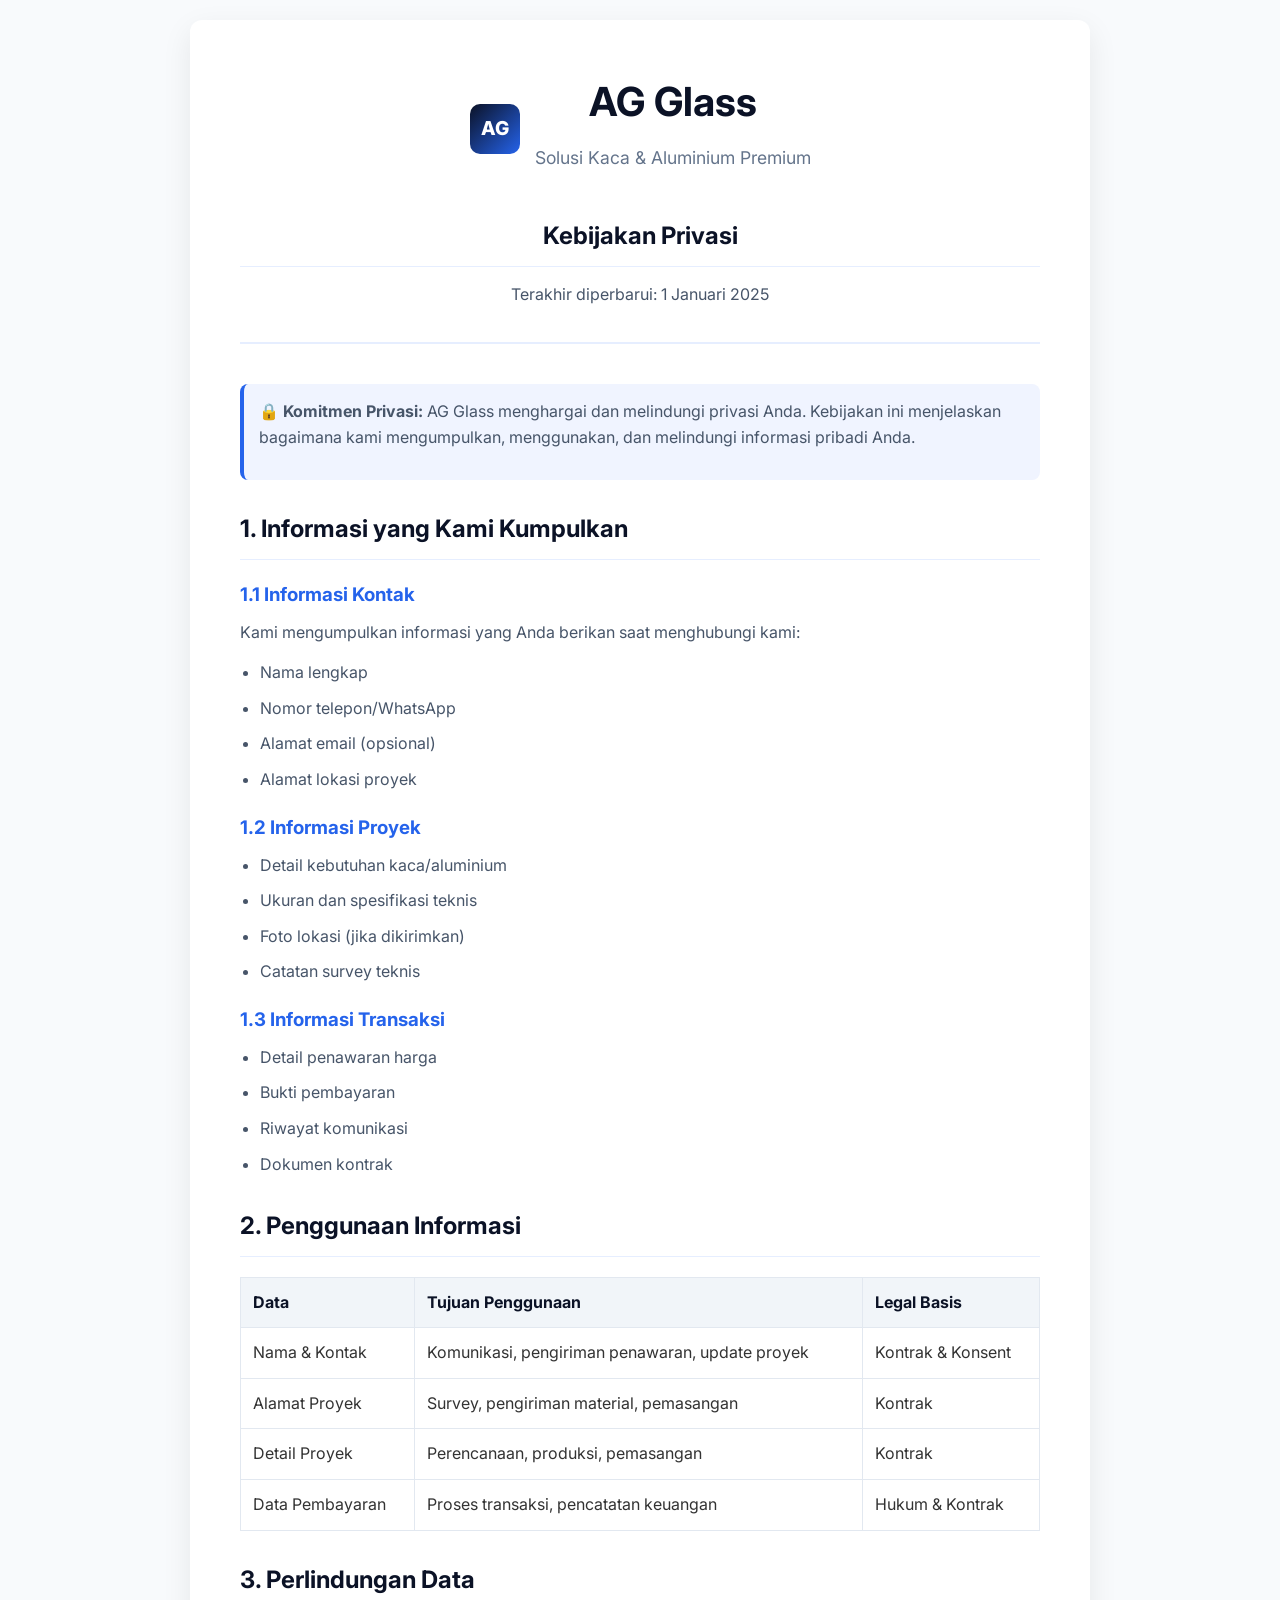
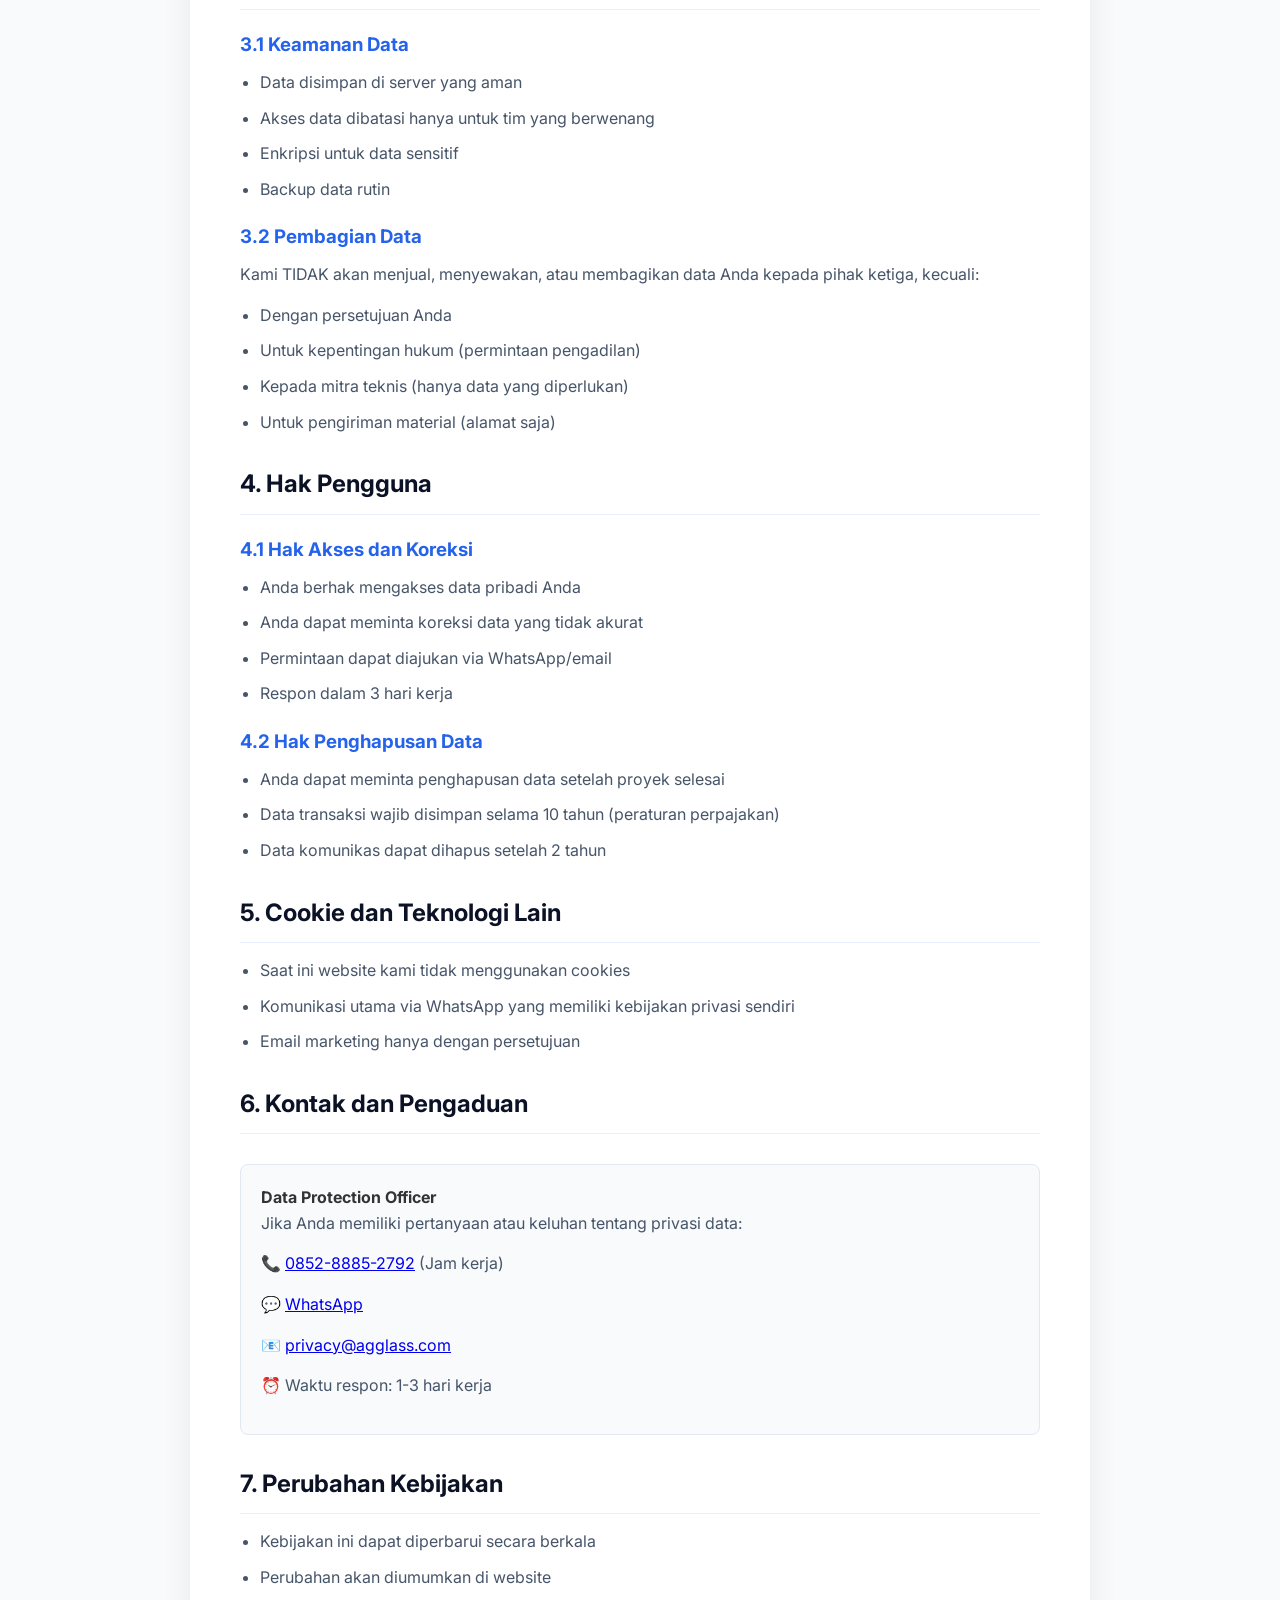
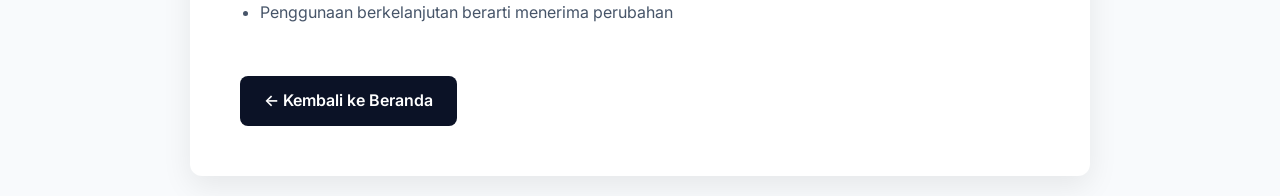
<file: privacy.html>
<!DOCTYPE html>
<html lang="id">
<head>
    <meta charset="UTF-8">
    <meta name="viewport" content="width=device-width, initial-scale=1.0">
    <title>Kebijakan Privasi - AG Glass</title>
    <style>
        * {
            margin: 0;
            padding: 0;
            box-sizing: border-box;
        }
        
        body {
            font-family: 'Inter', sans-serif;
            line-height: 1.6;
            color: #333;
            background-color: #f8fafc;
            padding: 20px;
        }
        
        .container {
            max-width: 900px;
            margin: 0 auto;
            background: white;
            border-radius: 12px;
            box-shadow: 0 10px 30px rgba(0,0,0,0.08);
            padding: 50px;
        }
        
        .header {
            text-align: center;
            margin-bottom: 40px;
            padding-bottom: 20px;
            border-bottom: 2px solid #e6eeff;
        }
        
        .logo {
            display: flex;
            align-items: center;
            justify-content: center;
            gap: 15px;
            margin-bottom: 20px;
        }
        
        .logo-icon {
            width: 50px;
            height: 50px;
            background: linear-gradient(135deg, #0b1226, #2563eb);
            border-radius: 10px;
            display: flex;
            align-items: center;
            justify-content: center;
            color: white;
            font-weight: 800;
            font-size: 1.2rem;
        }
        
        h1 {
            color: #0b1226;
            font-size: 2.5rem;
            margin-bottom: 10px;
        }
        
        .subtitle {
            color: #64748b;
            font-size: 1.1rem;
        }
        
        h2 {
            color: #0b1226;
            margin: 30px 0 15px;
            padding-bottom: 10px;
            border-bottom: 1px solid #e6eeff;
        }
        
        h3 {
            color: #2563eb;
            margin: 20px 0 10px;
        }
        
        p {
            margin-bottom: 15px;
            color: #475569;
        }
        
        ul {
            margin-left: 20px;
            margin-bottom: 20px;
        }
        
        li {
            margin-bottom: 10px;
            color: #475569;
        }
        
        .highlight {
            background: #f0f4ff;
            padding: 15px;
            border-radius: 8px;
            border-left: 4px solid #2563eb;
            margin: 20px 0;
        }
        
        .back-button {
            display: inline-flex;
            align-items: center;
            gap: 8px;
            background: #0b1226;
            color: white;
            padding: 12px 24px;
            border-radius: 8px;
            text-decoration: none;
            font-weight: 600;
            margin-top: 30px;
            transition: all 0.3s;
        }
        
        .back-button:hover {
            background: #2563eb;
            transform: translateY(-2px);
        }
        
        .contact-info {
            background: #f8fafc;
            padding: 20px;
            border-radius: 8px;
            margin: 30px 0;
            border: 1px solid #e2e8f0;
        }
        
        .data-table {
            width: 100%;
            border-collapse: collapse;
            margin: 20px 0;
        }
        
        .data-table th, .data-table td {
            border: 1px solid #e2e8f0;
            padding: 12px;
            text-align: left;
        }
        
        .data-table th {
            background: #f1f5f9;
            color: #0b1226;
        }
        
        @media (max-width: 768px) {
            .container {
                padding: 30px 20px;
            }
            
            h1 {
                font-size: 2rem;
            }
            
            .data-table {
                font-size: 0.9rem;
            }
        }
    </style>
    <link href="https://fonts.googleapis.com/css2?family=Inter:wght@300;400;500;600;700&display=swap" rel="stylesheet">
</head>
<body>
    <div class="container">
        <div class="header">
            <div class="logo">
                <div class="logo-icon">AG</div>
                <div>
                    <h1>AG Glass</h1>
                    <p class="subtitle">Solusi Kaca & Aluminium Premium</p>
                </div>
            </div>
            <h2>Kebijakan Privasi</h2>
            <p>Terakhir diperbarui: 1 Januari 2025</p>
        </div>

        <div class="highlight">
            <p><strong>🔒 Komitmen Privasi:</strong> AG Glass menghargai dan melindungi privasi Anda. Kebijakan ini menjelaskan bagaimana kami mengumpulkan, menggunakan, dan melindungi informasi pribadi Anda.</p>
        </div>

        <h2>1. Informasi yang Kami Kumpulkan</h2>
        
        <h3>1.1 Informasi Kontak</h3>
        <p>Kami mengumpulkan informasi yang Anda berikan saat menghubungi kami:</p>
        <ul>
            <li>Nama lengkap</li>
            <li>Nomor telepon/WhatsApp</li>
            <li>Alamat email (opsional)</li>
            <li>Alamat lokasi proyek</li>
        </ul>

        <h3>1.2 Informasi Proyek</h3>
        <ul>
            <li>Detail kebutuhan kaca/aluminium</li>
            <li>Ukuran dan spesifikasi teknis</li>
            <li>Foto lokasi (jika dikirimkan)</li>
            <li>Catatan survey teknis</li>
        </ul>

        <h3>1.3 Informasi Transaksi</h3>
        <ul>
            <li>Detail penawaran harga</li>
            <li>Bukti pembayaran</li>
            <li>Riwayat komunikasi</li>
            <li>Dokumen kontrak</li>
        </ul>

        <h2>2. Penggunaan Informasi</h2>
        
        <table class="data-table">
            <thead>
                <tr>
                    <th>Data</th>
                    <th>Tujuan Penggunaan</th>
                    <th>Legal Basis</th>
                </tr>
            </thead>
            <tbody>
                <tr>
                    <td>Nama & Kontak</td>
                    <td>Komunikasi, pengiriman penawaran, update proyek</td>
                    <td>Kontrak & Konsent</td>
                </tr>
                <tr>
                    <td>Alamat Proyek</td>
                    <td>Survey, pengiriman material, pemasangan</td>
                    <td>Kontrak</td>
                </tr>
                <tr>
                    <td>Detail Proyek</td>
                    <td>Perencanaan, produksi, pemasangan</td>
                    <td>Kontrak</td>
                </tr>
                <tr>
                    <td>Data Pembayaran</td>
                    <td>Proses transaksi, pencatatan keuangan</td>
                    <td>Hukum & Kontrak</td>
                </tr>
            </tbody>
        </table>

        <h2>3. Perlindungan Data</h2>
        
        <h3>3.1 Keamanan Data</h3>
        <ul>
            <li>Data disimpan di server yang aman</li>
            <li>Akses data dibatasi hanya untuk tim yang berwenang</li>
            <li>Enkripsi untuk data sensitif</li>
            <li>Backup data rutin</li>
        </ul>

        <h3>3.2 Pembagian Data</h3>
        <p>Kami TIDAK akan menjual, menyewakan, atau membagikan data Anda kepada pihak ketiga, kecuali:</p>
        <ul>
            <li>Dengan persetujuan Anda</li>
            <li>Untuk kepentingan hukum (permintaan pengadilan)</li>
            <li>Kepada mitra teknis (hanya data yang diperlukan)</li>
            <li>Untuk pengiriman material (alamat saja)</li>
        </ul>

        <h2>4. Hak Pengguna</h2>
        
        <h3>4.1 Hak Akses dan Koreksi</h3>
        <ul>
            <li>Anda berhak mengakses data pribadi Anda</li>
            <li>Anda dapat meminta koreksi data yang tidak akurat</li>
            <li>Permintaan dapat diajukan via WhatsApp/email</li>
            <li>Respon dalam 3 hari kerja</li>
        </ul>

        <h3>4.2 Hak Penghapusan Data</h3>
        <ul>
            <li>Anda dapat meminta penghapusan data setelah proyek selesai</li>
            <li>Data transaksi wajib disimpan selama 10 tahun (peraturan perpajakan)</li>
            <li>Data komunikas dapat dihapus setelah 2 tahun</li>
        </ul>

        <h2>5. Cookie dan Teknologi Lain</h2>
        <ul>
            <li>Saat ini website kami tidak menggunakan cookies</li>
            <li>Komunikasi utama via WhatsApp yang memiliki kebijakan privasi sendiri</li>
            <li>Email marketing hanya dengan persetujuan</li>
        </ul>

        <h2>6. Kontak dan Pengaduan</h2>
        
        <div class="contact-info">
            <h4>Data Protection Officer</h4>
            <p>Jika Anda memiliki pertanyaan atau keluhan tentang privasi data:</p>
            <p>📞 <a href="tel:085288852792">0852-8885-2792</a> (Jam kerja)</p>
            <p>💬 <a href="https://wa.me/6285288852792">WhatsApp</a></p>
            <p>📧 <a href="mailto:privacy@agglass.com">privacy@agglass.com</a></p>
            <p>⏰ Waktu respon: 1-3 hari kerja</p>
        </div>

        <h2>7. Perubahan Kebijakan</h2>
        <ul>
            <li>Kebijakan ini dapat diperbarui secara berkala</li>
            <li>Perubahan akan diumumkan di website</li>
            <li>Penggunaan berkelanjutan berarti menerima perubahan</li>
        </ul>

        <a href="index.html" class="back-button">← Kembali ke Beranda</a>
    </div>
</body>
</html>
</file>
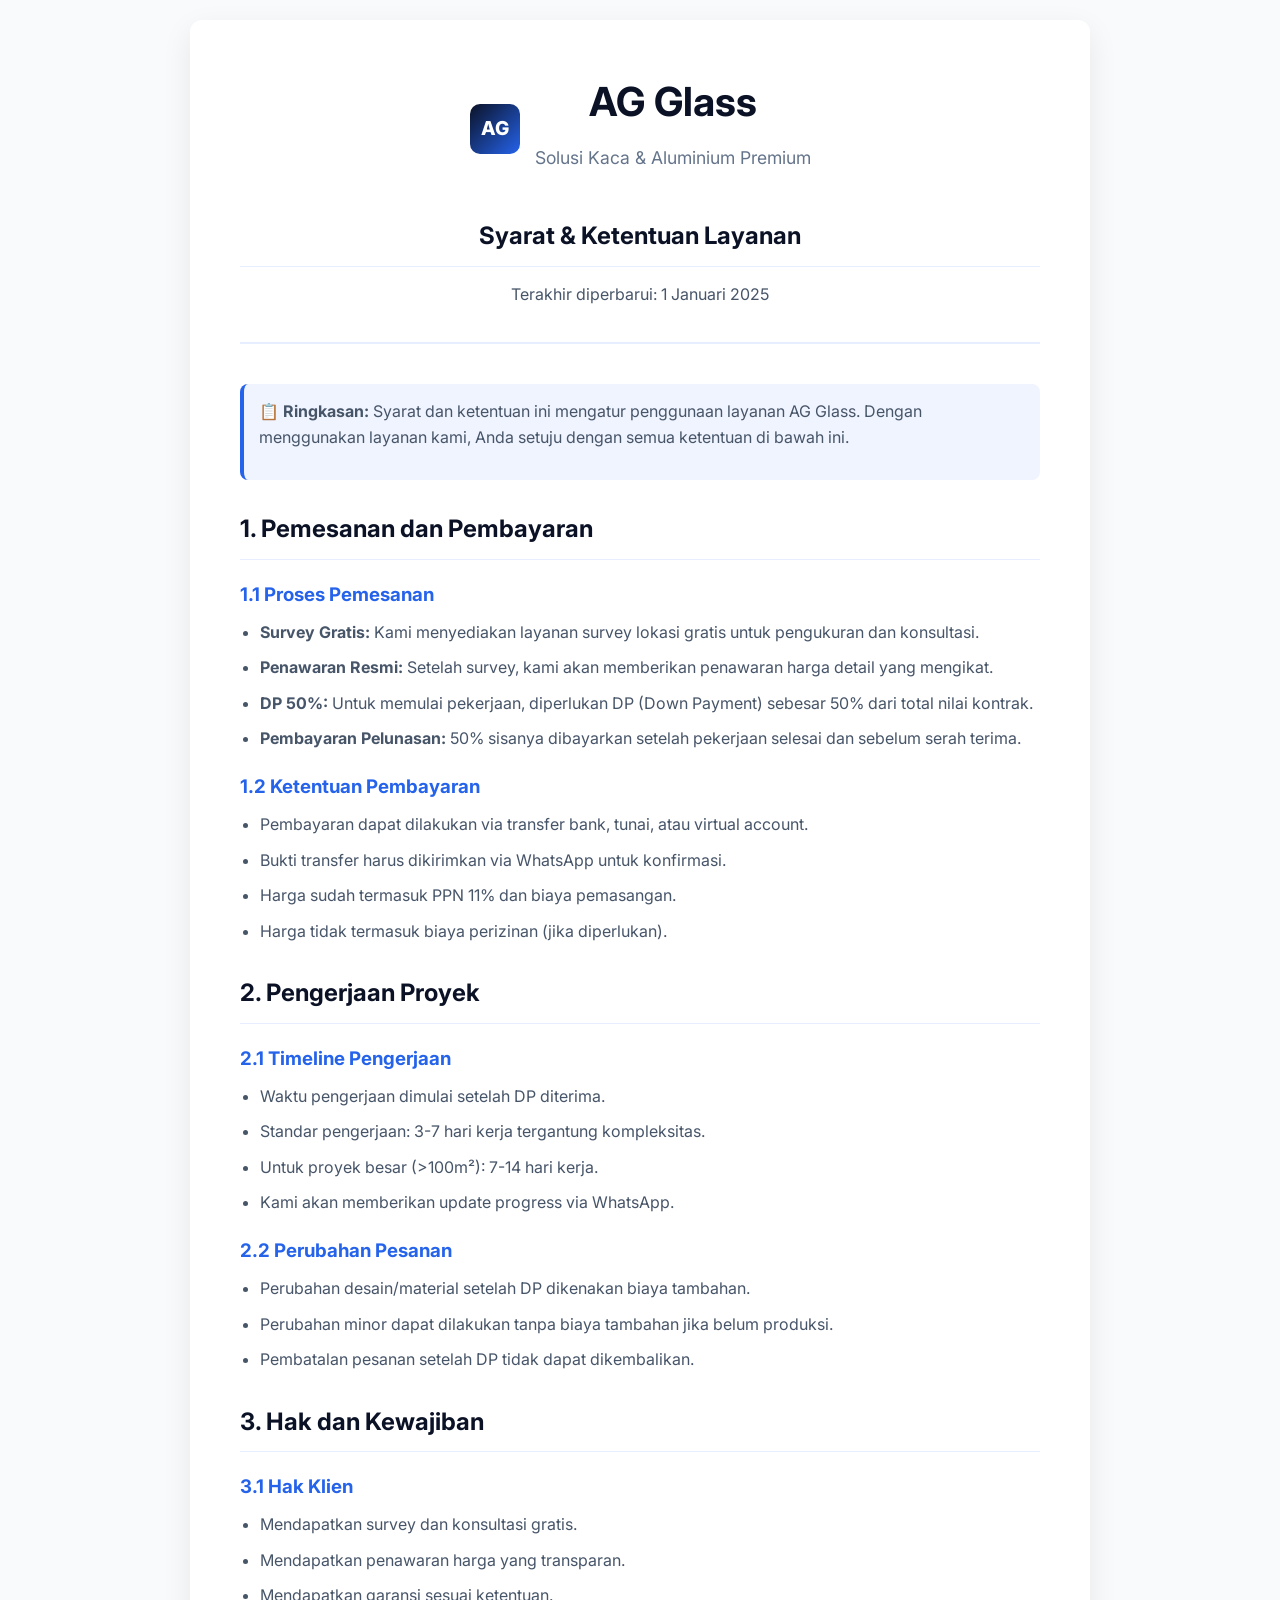
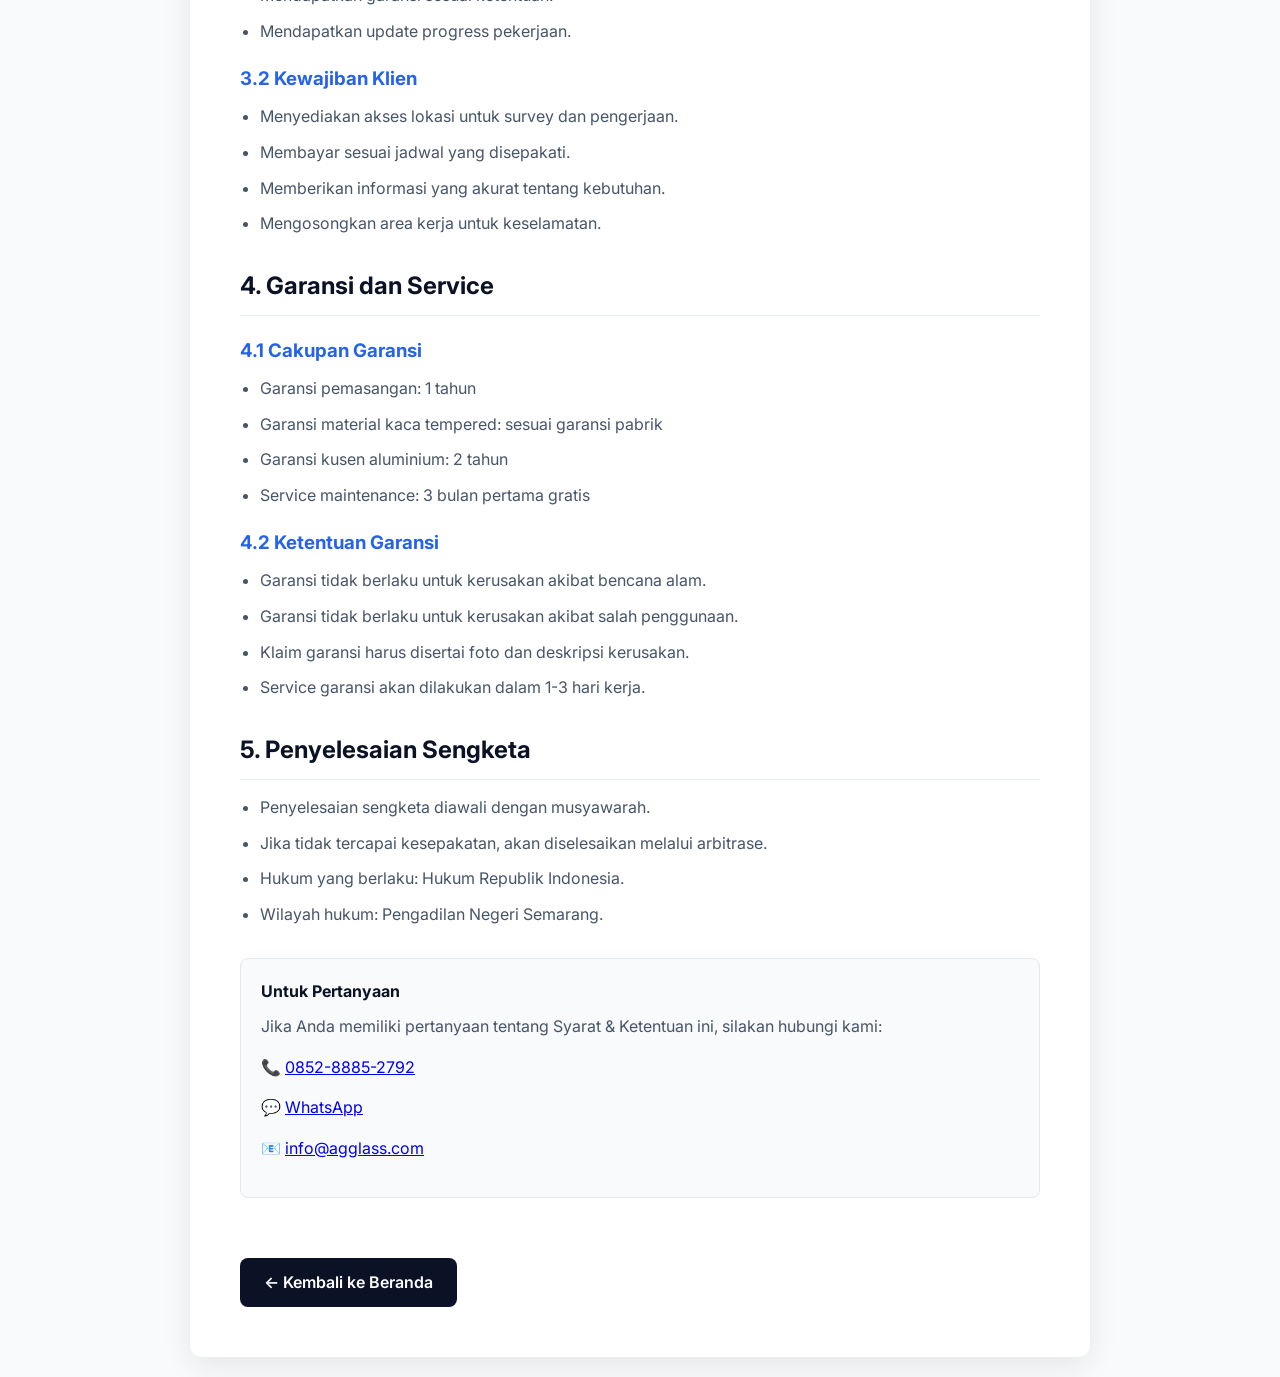
<file: terms.html>
<!DOCTYPE html>
<html lang="id">
<head>
    <meta charset="UTF-8">
    <meta name="viewport" content="width=device-width, initial-scale=1.0">
    <title>Syarat & Ketentuan - AG Glass</title>
    <style>
        * {
            margin: 0;
            padding: 0;
            box-sizing: border-box;
        }
        
        body {
            font-family: 'Inter', sans-serif;
            line-height: 1.6;
            color: #333;
            background-color: #f8fafc;
            padding: 20px;
        }
        
        .container {
            max-width: 900px;
            margin: 0 auto;
            background: white;
            border-radius: 12px;
            box-shadow: 0 10px 30px rgba(0,0,0,0.08);
            padding: 50px;
        }
        
        .header {
            text-align: center;
            margin-bottom: 40px;
            padding-bottom: 20px;
            border-bottom: 2px solid #e6eeff;
        }
        
        .logo {
            display: flex;
            align-items: center;
            justify-content: center;
            gap: 15px;
            margin-bottom: 20px;
        }
        
        .logo-icon {
            width: 50px;
            height: 50px;
            background: linear-gradient(135deg, #0b1226, #2563eb);
            border-radius: 10px;
            display: flex;
            align-items: center;
            justify-content: center;
            color: white;
            font-weight: 800;
            font-size: 1.2rem;
        }
        
        h1 {
            color: #0b1226;
            font-size: 2.5rem;
            margin-bottom: 10px;
        }
        
        .subtitle {
            color: #64748b;
            font-size: 1.1rem;
        }
        
        h2 {
            color: #0b1226;
            margin: 30px 0 15px;
            padding-bottom: 10px;
            border-bottom: 1px solid #e6eeff;
        }
        
        h3 {
            color: #2563eb;
            margin: 20px 0 10px;
        }
        
        p {
            margin-bottom: 15px;
            color: #475569;
        }
        
        ul {
            margin-left: 20px;
            margin-bottom: 20px;
        }
        
        li {
            margin-bottom: 10px;
            color: #475569;
        }
        
        .highlight {
            background: #f0f4ff;
            padding: 15px;
            border-radius: 8px;
            border-left: 4px solid #2563eb;
            margin: 20px 0;
        }
        
        .back-button {
            display: inline-flex;
            align-items: center;
            gap: 8px;
            background: #0b1226;
            color: white;
            padding: 12px 24px;
            border-radius: 8px;
            text-decoration: none;
            font-weight: 600;
            margin-top: 30px;
            transition: all 0.3s;
        }
        
        .back-button:hover {
            background: #2563eb;
            transform: translateY(-2px);
        }
        
        .contact-info {
            background: #f8fafc;
            padding: 20px;
            border-radius: 8px;
            margin: 30px 0;
            border: 1px solid #e2e8f0;
        }
        
        .contact-info h4 {
            color: #0b1226;
            margin-bottom: 10px;
        }
        
        @media (max-width: 768px) {
            .container {
                padding: 30px 20px;
            }
            
            h1 {
                font-size: 2rem;
            }
        }
    </style>
    <link href="https://fonts.googleapis.com/css2?family=Inter:wght@300;400;500;600;700&display=swap" rel="stylesheet">
</head>
<body>
    <div class="container">
        <div class="header">
            <div class="logo">
                <div class="logo-icon">AG</div>
                <div>
                    <h1>AG Glass</h1>
                    <p class="subtitle">Solusi Kaca & Aluminium Premium</p>
                </div>
            </div>
            <h2>Syarat & Ketentuan Layanan</h2>
            <p>Terakhir diperbarui: 1 Januari 2025</p>
        </div>

        <div class="highlight">
            <p><strong>📋 Ringkasan:</strong> Syarat dan ketentuan ini mengatur penggunaan layanan AG Glass. Dengan menggunakan layanan kami, Anda setuju dengan semua ketentuan di bawah ini.</p>
        </div>

        <h2>1. Pemesanan dan Pembayaran</h2>
        
        <h3>1.1 Proses Pemesanan</h3>
        <ul>
            <li><strong>Survey Gratis:</strong> Kami menyediakan layanan survey lokasi gratis untuk pengukuran dan konsultasi.</li>
            <li><strong>Penawaran Resmi:</strong> Setelah survey, kami akan memberikan penawaran harga detail yang mengikat.</li>
            <li><strong>DP 50%:</strong> Untuk memulai pekerjaan, diperlukan DP (Down Payment) sebesar 50% dari total nilai kontrak.</li>
            <li><strong>Pembayaran Pelunasan:</strong> 50% sisanya dibayarkan setelah pekerjaan selesai dan sebelum serah terima.</li>
        </ul>

        <h3>1.2 Ketentuan Pembayaran</h3>
        <ul>
            <li>Pembayaran dapat dilakukan via transfer bank, tunai, atau virtual account.</li>
            <li>Bukti transfer harus dikirimkan via WhatsApp untuk konfirmasi.</li>
            <li>Harga sudah termasuk PPN 11% dan biaya pemasangan.</li>
            <li>Harga tidak termasuk biaya perizinan (jika diperlukan).</li>
        </ul>

        <h2>2. Pengerjaan Proyek</h2>
        
        <h3>2.1 Timeline Pengerjaan</h3>
        <ul>
            <li>Waktu pengerjaan dimulai setelah DP diterima.</li>
            <li>Standar pengerjaan: 3-7 hari kerja tergantung kompleksitas.</li>
            <li>Untuk proyek besar (>100m²): 7-14 hari kerja.</li>
            <li>Kami akan memberikan update progress via WhatsApp.</li>
        </ul>

        <h3>2.2 Perubahan Pesanan</h3>
        <ul>
            <li>Perubahan desain/material setelah DP dikenakan biaya tambahan.</li>
            <li>Perubahan minor dapat dilakukan tanpa biaya tambahan jika belum produksi.</li>
            <li>Pembatalan pesanan setelah DP tidak dapat dikembalikan.</li>
        </ul>

        <h2>3. Hak dan Kewajiban</h2>
        
        <h3>3.1 Hak Klien</h3>
        <ul>
            <li>Mendapatkan survey dan konsultasi gratis.</li>
            <li>Mendapatkan penawaran harga yang transparan.</li>
            <li>Mendapatkan garansi sesuai ketentuan.</li>
            <li>Mendapatkan update progress pekerjaan.</li>
        </ul>

        <h3>3.2 Kewajiban Klien</h3>
        <ul>
            <li>Menyediakan akses lokasi untuk survey dan pengerjaan.</li>
            <li>Membayar sesuai jadwal yang disepakati.</li>
            <li>Memberikan informasi yang akurat tentang kebutuhan.</li>
            <li>Mengosongkan area kerja untuk keselamatan.</li>
        </ul>

        <h2>4. Garansi dan Service</h2>
        
        <h3>4.1 Cakupan Garansi</h3>
        <ul>
            <li>Garansi pemasangan: 1 tahun</li>
            <li>Garansi material kaca tempered: sesuai garansi pabrik</li>
            <li>Garansi kusen aluminium: 2 tahun</li>
            <li>Service maintenance: 3 bulan pertama gratis</li>
        </ul>

        <h3>4.2 Ketentuan Garansi</h3>
        <ul>
            <li>Garansi tidak berlaku untuk kerusakan akibat bencana alam.</li>
            <li>Garansi tidak berlaku untuk kerusakan akibat salah penggunaan.</li>
            <li>Klaim garansi harus disertai foto dan deskripsi kerusakan.</li>
            <li>Service garansi akan dilakukan dalam 1-3 hari kerja.</li>
        </ul>

        <h2>5. Penyelesaian Sengketa</h2>
        <ul>
            <li>Penyelesaian sengketa diawali dengan musyawarah.</li>
            <li>Jika tidak tercapai kesepakatan, akan diselesaikan melalui arbitrase.</li>
            <li>Hukum yang berlaku: Hukum Republik Indonesia.</li>
            <li>Wilayah hukum: Pengadilan Negeri Semarang.</li>
        </ul>

        <div class="contact-info">
            <h4>Untuk Pertanyaan</h4>
            <p>Jika Anda memiliki pertanyaan tentang Syarat & Ketentuan ini, silakan hubungi kami:</p>
            <p>📞 <a href="tel:085288852792">0852-8885-2792</a></p>
            <p>💬 <a href="https://wa.me/6285288852792">WhatsApp</a></p>
            <p>📧 <a href="mailto:info@agglass.com">info@agglass.com</a></p>
        </div>

        <a href="index.html" class="back-button">← Kembali ke Beranda</a>
    </div>
</body>
</html>
</file>
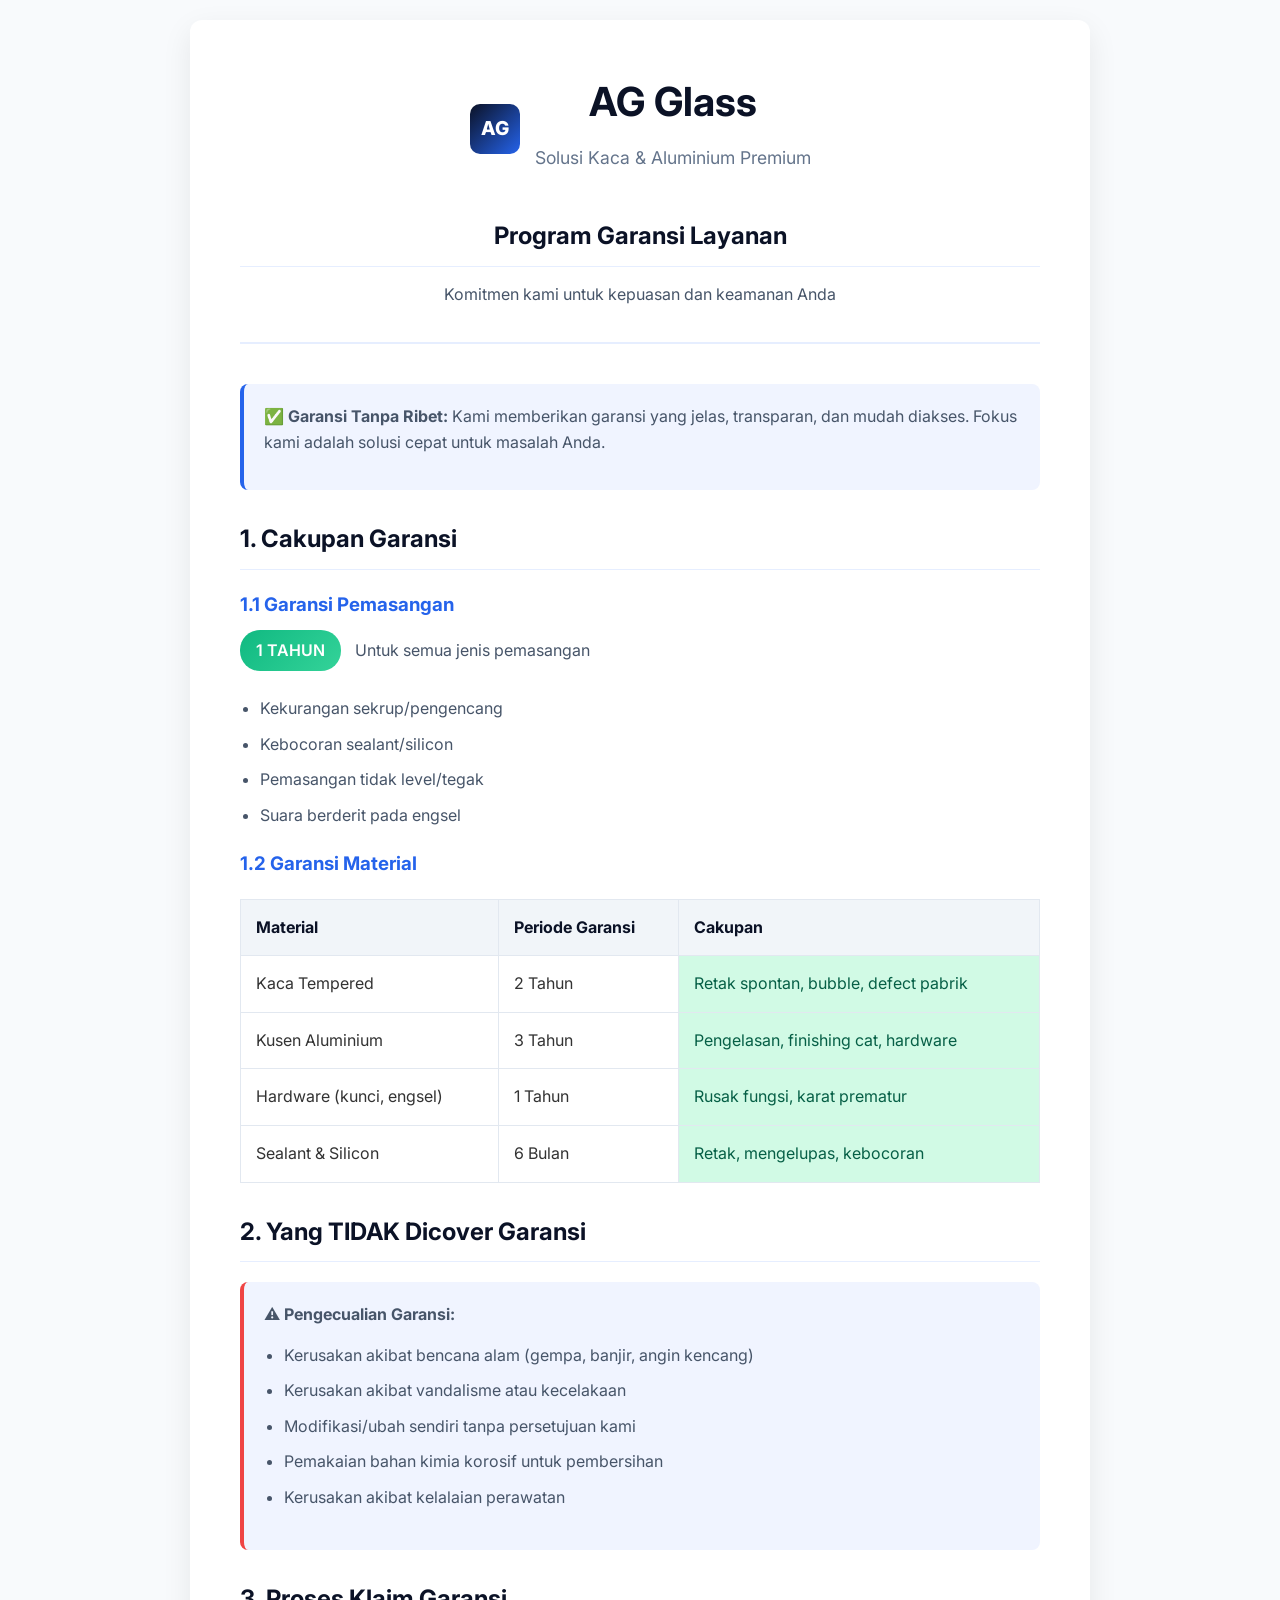
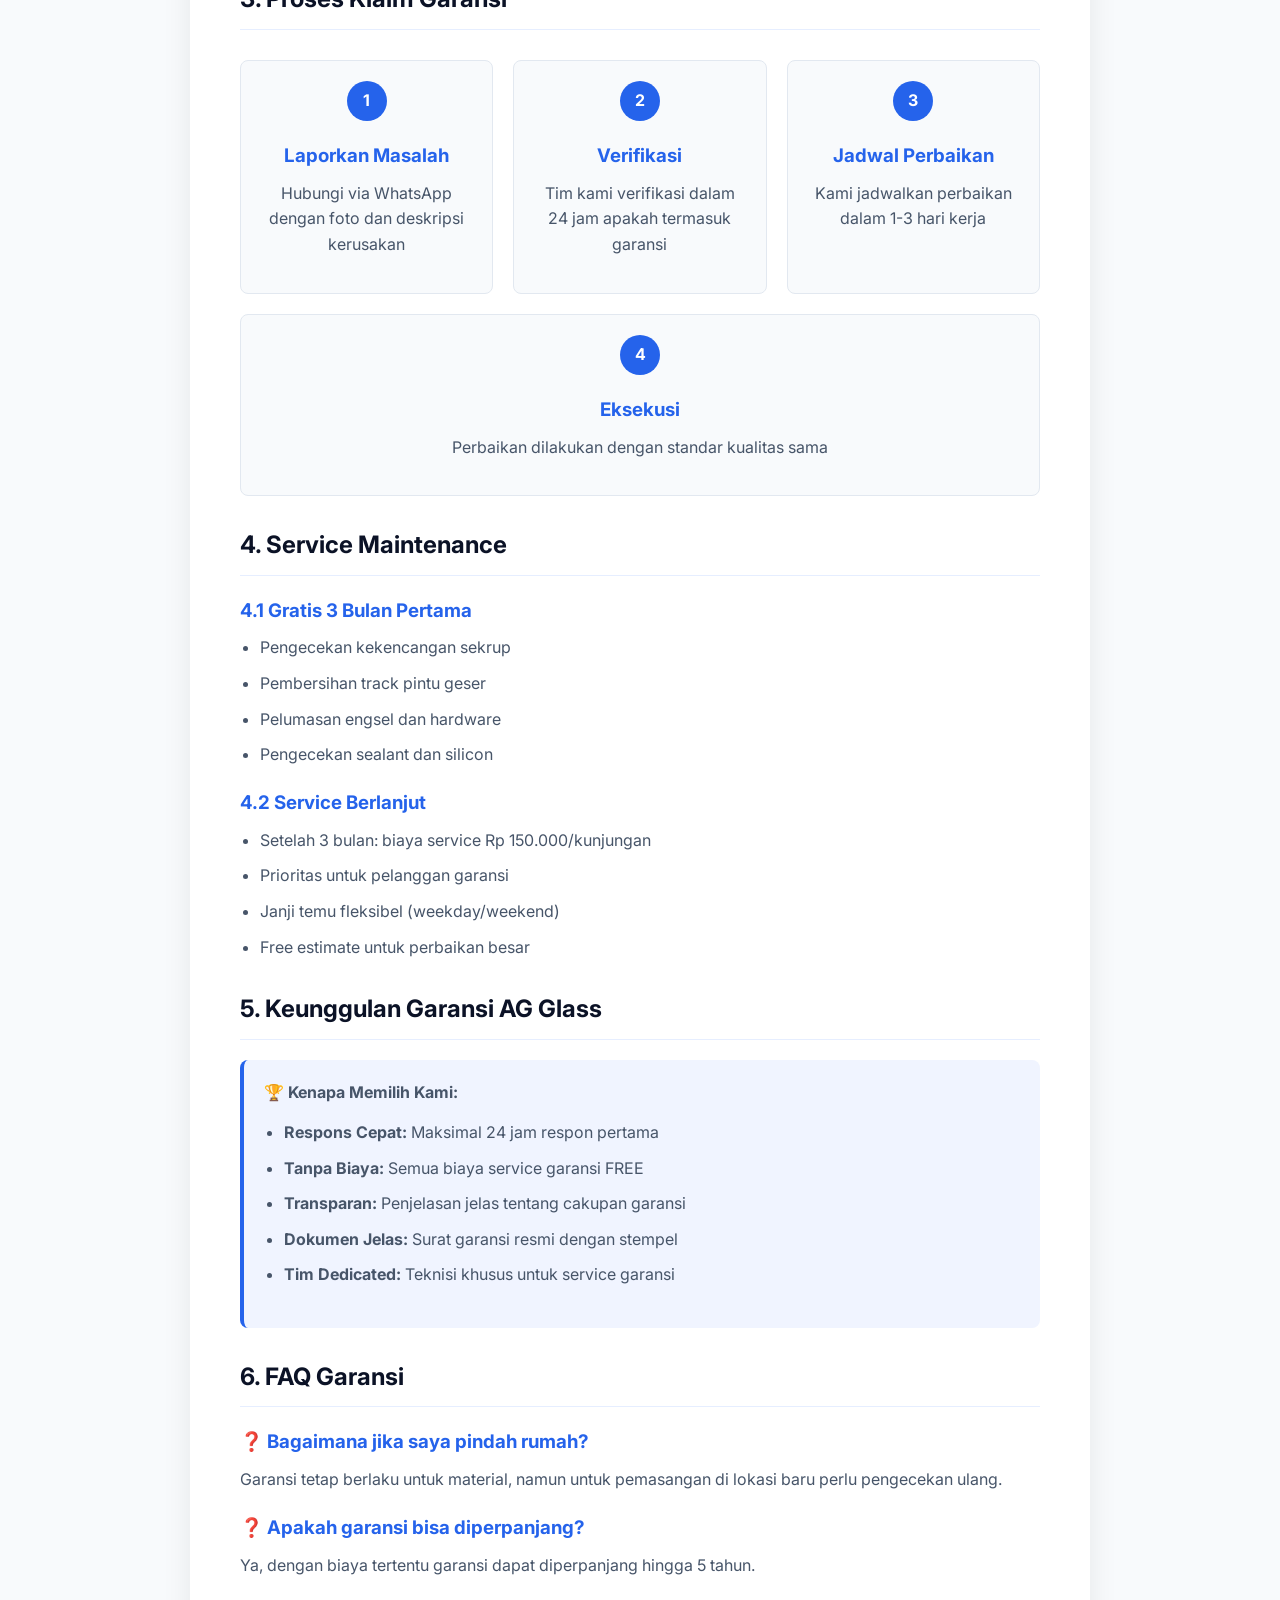
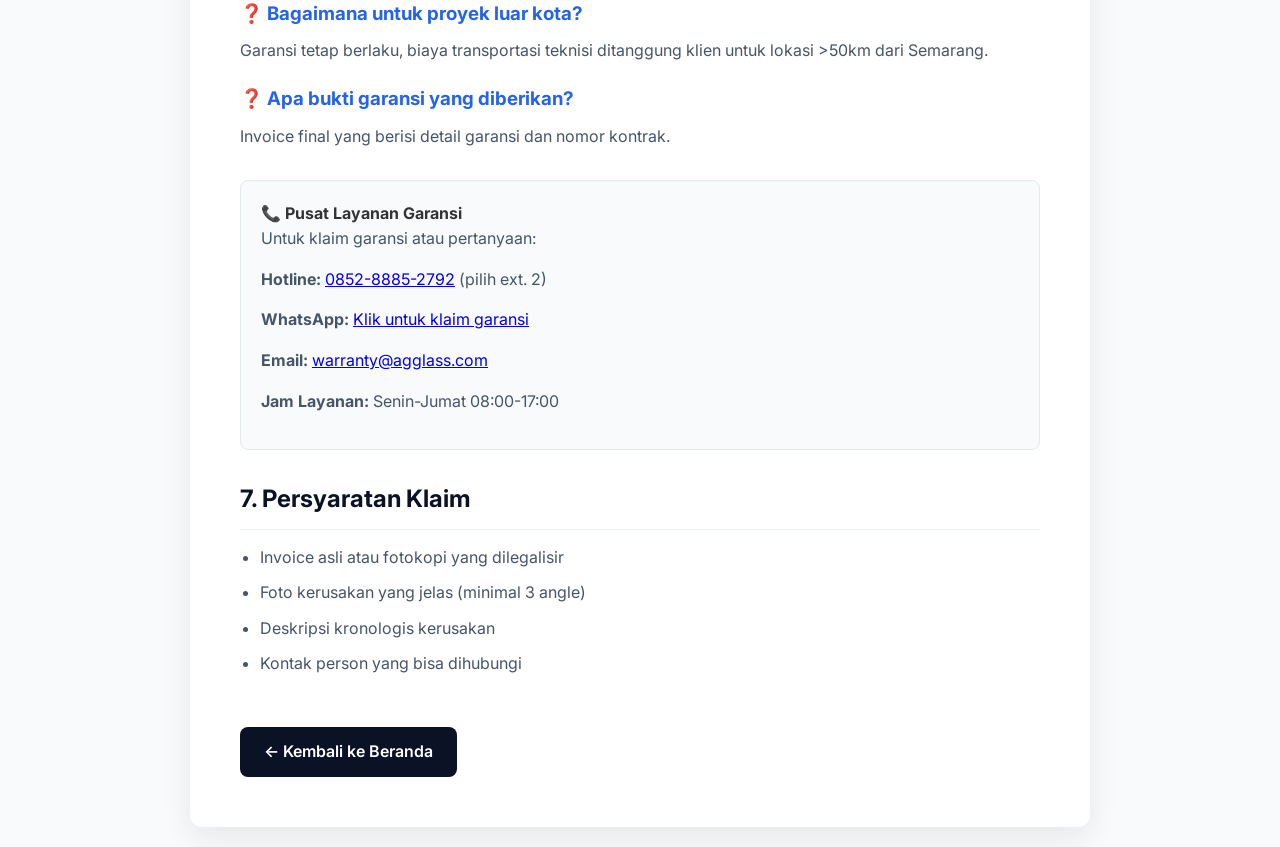
<file: warranty.html>
<!DOCTYPE html>
<html lang="id">
<head>
    <meta charset="UTF-8">
    <meta name="viewport" content="width=device-width, initial-scale=1.0">
    <title>Garansi Layanan - AG Glass</title>
    <style>
        * {
            margin: 0;
            padding: 0;
            box-sizing: border-box;
        }
        
        body {
            font-family: 'Inter', sans-serif;
            line-height: 1.6;
            color: #333;
            background-color: #f8fafc;
            padding: 20px;
        }
        
        .container {
            max-width: 900px;
            margin: 0 auto;
            background: white;
            border-radius: 12px;
            box-shadow: 0 10px 30px rgba(0,0,0,0.08);
            padding: 50px;
        }
        
        .header {
            text-align: center;
            margin-bottom: 40px;
            padding-bottom: 20px;
            border-bottom: 2px solid #e6eeff;
        }
        
        .logo {
            display: flex;
            align-items: center;
            justify-content: center;
            gap: 15px;
            margin-bottom: 20px;
        }
        
        .logo-icon {
            width: 50px;
            height: 50px;
            background: linear-gradient(135deg, #0b1226, #2563eb);
            border-radius: 10px;
            display: flex;
            align-items: center;
            justify-content: center;
            color: white;
            font-weight: 800;
            font-size: 1.2rem;
        }
        
        h1 {
            color: #0b1226;
            font-size: 2.5rem;
            margin-bottom: 10px;
        }
        
        .subtitle {
            color: #64748b;
            font-size: 1.1rem;
        }
        
        h2 {
            color: #0b1226;
            margin: 30px 0 15px;
            padding-bottom: 10px;
            border-bottom: 1px solid #e6eeff;
        }
        
        h3 {
            color: #2563eb;
            margin: 20px 0 10px;
        }
        
        p {
            margin-bottom: 15px;
            color: #475569;
        }
        
        ul {
            margin-left: 20px;
            margin-bottom: 20px;
        }
        
        li {
            margin-bottom: 10px;
            color: #475569;
        }
        
        .warranty-badge {
            display: inline-block;
            background: linear-gradient(135deg, #10b981, #34d399);
            color: white;
            padding: 8px 16px;
            border-radius: 20px;
            font-weight: 600;
            margin-right: 10px;
            margin-bottom: 10px;
        }
        
        .highlight {
            background: #f0f4ff;
            padding: 20px;
            border-radius: 8px;
            border-left: 4px solid #2563eb;
            margin: 20px 0;
        }
        
        .back-button {
            display: inline-flex;
            align-items: center;
            gap: 8px;
            background: #0b1226;
            color: white;
            padding: 12px 24px;
            border-radius: 8px;
            text-decoration: none;
            font-weight: 600;
            margin-top: 30px;
            transition: all 0.3s;
        }
        
        .back-button:hover {
            background: #2563eb;
            transform: translateY(-2px);
        }
        
        .contact-info {
            background: #f8fafc;
            padding: 20px;
            border-radius: 8px;
            margin: 30px 0;
            border: 1px solid #e2e8f0;
        }
        
        .warranty-table {
            width: 100%;
            border-collapse: collapse;
            margin: 20px 0;
        }
        
        .warranty-table th, .warranty-table td {
            border: 1px solid #e2e8f0;
            padding: 15px;
            text-align: left;
        }
        
        .warranty-table th {
            background: #f1f5f9;
            color: #0b1226;
        }
        
        .warranty-table .covered {
            background: #d1fae5;
            color: #065f46;
        }
        
        .warranty-table .not-covered {
            background: #fee2e2;
            color: #991b1b;
        }
        
        .process-steps {
            display: flex;
            flex-wrap: wrap;
            gap: 20px;
            margin: 30px 0;
        }
        
        .step {
            flex: 1;
            min-width: 200px;
            background: #f8fafc;
            padding: 20px;
            border-radius: 8px;
            text-align: center;
            border: 1px solid #e2e8f0;
        }
        
        .step-number {
            width: 40px;
            height: 40px;
            background: #2563eb;
            color: white;
            border-radius: 50%;
            display: flex;
            align-items: center;
            justify-content: center;
            margin: 0 auto 15px;
            font-weight: bold;
        }
        
        @media (max-width: 768px) {
            .container {
                padding: 30px 20px;
            }
            
            h1 {
                font-size: 2rem;
            }
            
            .process-steps {
                flex-direction: column;
            }
        }
    </style>
    <link href="https://fonts.googleapis.com/css2?family=Inter:wght@300;400;500;600;700&display=swap" rel="stylesheet">
</head>
<body>
    <div class="container">
        <div class="header">
            <div class="logo">
                <div class="logo-icon">AG</div>
                <div>
                    <h1>AG Glass</h1>
                    <p class="subtitle">Solusi Kaca & Aluminium Premium</p>
                </div>
            </div>
            <h2>Program Garansi Layanan</h2>
            <p>Komitmen kami untuk kepuasan dan keamanan Anda</p>
        </div>

        <div class="highlight">
            <p><strong>✅ Garansi Tanpa Ribet:</strong> Kami memberikan garansi yang jelas, transparan, dan mudah diakses. Fokus kami adalah solusi cepat untuk masalah Anda.</p>
        </div>

        <h2>1. Cakupan Garansi</h2>
        
        <h3>1.1 Garansi Pemasangan</h3>
        <p><span class="warranty-badge">1 TAHUN</span> Untuk semua jenis pemasangan</p>
        <ul>
            <li>Kekurangan sekrup/pengencang</li>
            <li>Kebocoran sealant/silicon</li>
            <li>Pemasangan tidak level/tegak</li>
            <li>Suara berderit pada engsel</li>
        </ul>

        <h3>1.2 Garansi Material</h3>
        <table class="warranty-table">
            <thead>
                <tr>
                    <th>Material</th>
                    <th>Periode Garansi</th>
                    <th>Cakupan</th>
                </tr>
            </thead>
            <tbody>
                <tr>
                    <td>Kaca Tempered</td>
                    <td>2 Tahun</td>
                    <td class="covered">Retak spontan, bubble, defect pabrik</td>
                </tr>
                <tr>
                    <td>Kusen Aluminium</td>
                    <td>3 Tahun</td>
                    <td class="covered">Pengelasan, finishing cat, hardware</td>
                </tr>
                <tr>
                    <td>Hardware (kunci, engsel)</td>
                    <td>1 Tahun</td>
                    <td class="covered">Rusak fungsi, karat prematur</td>
                </tr>
                <tr>
                    <td>Sealant & Silicon</td>
                    <td>6 Bulan</td>
                    <td class="covered">Retak, mengelupas, kebocoran</td>
                </tr>
            </tbody>
        </table>

        <h2>2. Yang TIDAK Dicover Garansi</h2>
        
        <div class="highlight" style="border-left-color: #ef4444;">
            <p><strong>⚠️ Pengecualian Garansi:</strong></p>
            <ul>
                <li>Kerusakan akibat bencana alam (gempa, banjir, angin kencang)</li>
                <li>Kerusakan akibat vandalisme atau kecelakaan</li>
                <li>Modifikasi/ubah sendiri tanpa persetujuan kami</li>
                <li>Pemakaian bahan kimia korosif untuk pembersihan</li>
                <li>Kerusakan akibat kelalaian perawatan</li>
            </ul>
        </div>

        <h2>3. Proses Klaim Garansi</h2>
        
        <div class="process-steps">
            <div class="step">
                <div class="step-number">1</div>
                <h3>Laporkan Masalah</h3>
                <p>Hubungi via WhatsApp dengan foto dan deskripsi kerusakan</p>
            </div>
            <div class="step">
                <div class="step-number">2</div>
                <h3>Verifikasi</h3>
                <p>Tim kami verifikasi dalam 24 jam apakah termasuk garansi</p>
            </div>
            <div class="step">
                <div class="step-number">3</div>
                <h3>Jadwal Perbaikan</h3>
                <p>Kami jadwalkan perbaikan dalam 1-3 hari kerja</p>
            </div>
            <div class="step">
                <div class="step-number">4</div>
                <h3>Eksekusi</h3>
                <p>Perbaikan dilakukan dengan standar kualitas sama</p>
            </div>
        </div>

        <h2>4. Service Maintenance</h2>
        
        <h3>4.1 Gratis 3 Bulan Pertama</h3>
        <ul>
            <li>Pengecekan kekencangan sekrup</li>
            <li>Pembersihan track pintu geser</li>
            <li>Pelumasan engsel dan hardware</li>
            <li>Pengecekan sealant dan silicon</li>
        </ul>

        <h3>4.2 Service Berlanjut</h3>
        <ul>
            <li>Setelah 3 bulan: biaya service Rp 150.000/kunjungan</li>
            <li>Prioritas untuk pelanggan garansi</li>
            <li>Janji temu fleksibel (weekday/weekend)</li>
            <li>Free estimate untuk perbaikan besar</li>
        </ul>

        <h2>5. Keunggulan Garansi AG Glass</h2>
        
        <div class="highlight">
            <p><strong>🏆 Kenapa Memilih Kami:</strong></p>
            <ul>
                <li><strong>Respons Cepat:</strong> Maksimal 24 jam respon pertama</li>
                <li><strong>Tanpa Biaya:</strong> Semua biaya service garansi FREE</li>
                <li><strong>Transparan:</strong> Penjelasan jelas tentang cakupan garansi</li>
                <li><strong>Dokumen Jelas:</strong> Surat garansi resmi dengan stempel</li>
                <li><strong>Tim Dedicated:</strong> Teknisi khusus untuk service garansi</li>
            </ul>
        </div>

        <h2>6. FAQ Garansi</h2>
        
        <h3>❓ Bagaimana jika saya pindah rumah?</h3>
        <p>Garansi tetap berlaku untuk material, namun untuk pemasangan di lokasi baru perlu pengecekan ulang.</p>

        <h3>❓ Apakah garansi bisa diperpanjang?</h3>
        <p>Ya, dengan biaya tertentu garansi dapat diperpanjang hingga 5 tahun.</p>

        <h3>❓ Bagaimana untuk proyek luar kota?</h3>
        <p>Garansi tetap berlaku, biaya transportasi teknisi ditanggung klien untuk lokasi >50km dari Semarang.</p>

        <h3>❓ Apa bukti garansi yang diberikan?</h3>
        <p>Invoice final yang berisi detail garansi dan nomor kontrak.</p>

        <div class="contact-info">
            <h4>📞 Pusat Layanan Garansi</h4>
            <p>Untuk klaim garansi atau pertanyaan:</p>
            <p><strong>Hotline:</strong> <a href="tel:085288852792">0852-8885-2792</a> (pilih ext. 2)</p>
            <p><strong>WhatsApp:</strong> <a href="https://wa.me/6285288852792?text=Klaim%20Garansi">Klik untuk klaim garansi</a></p>
            <p><strong>Email:</strong> <a href="mailto:warranty@agglass.com">warranty@agglass.com</a></p>
            <p><strong>Jam Layanan:</strong> Senin-Jumat 08:00-17:00</p>
        </div>

        <h2>7. Persyaratan Klaim</h2>
        <ul>
            <li>Invoice asli atau fotokopi yang dilegalisir</li>
            <li>Foto kerusakan yang jelas (minimal 3 angle)</li>
            <li>Deskripsi kronologis kerusakan</li>
            <li>Kontak person yang bisa dihubungi</li>
        </ul>

        <a href="index.html" class="back-button">← Kembali ke Beranda</a>
    </div>
</body>
</html>
</file>
